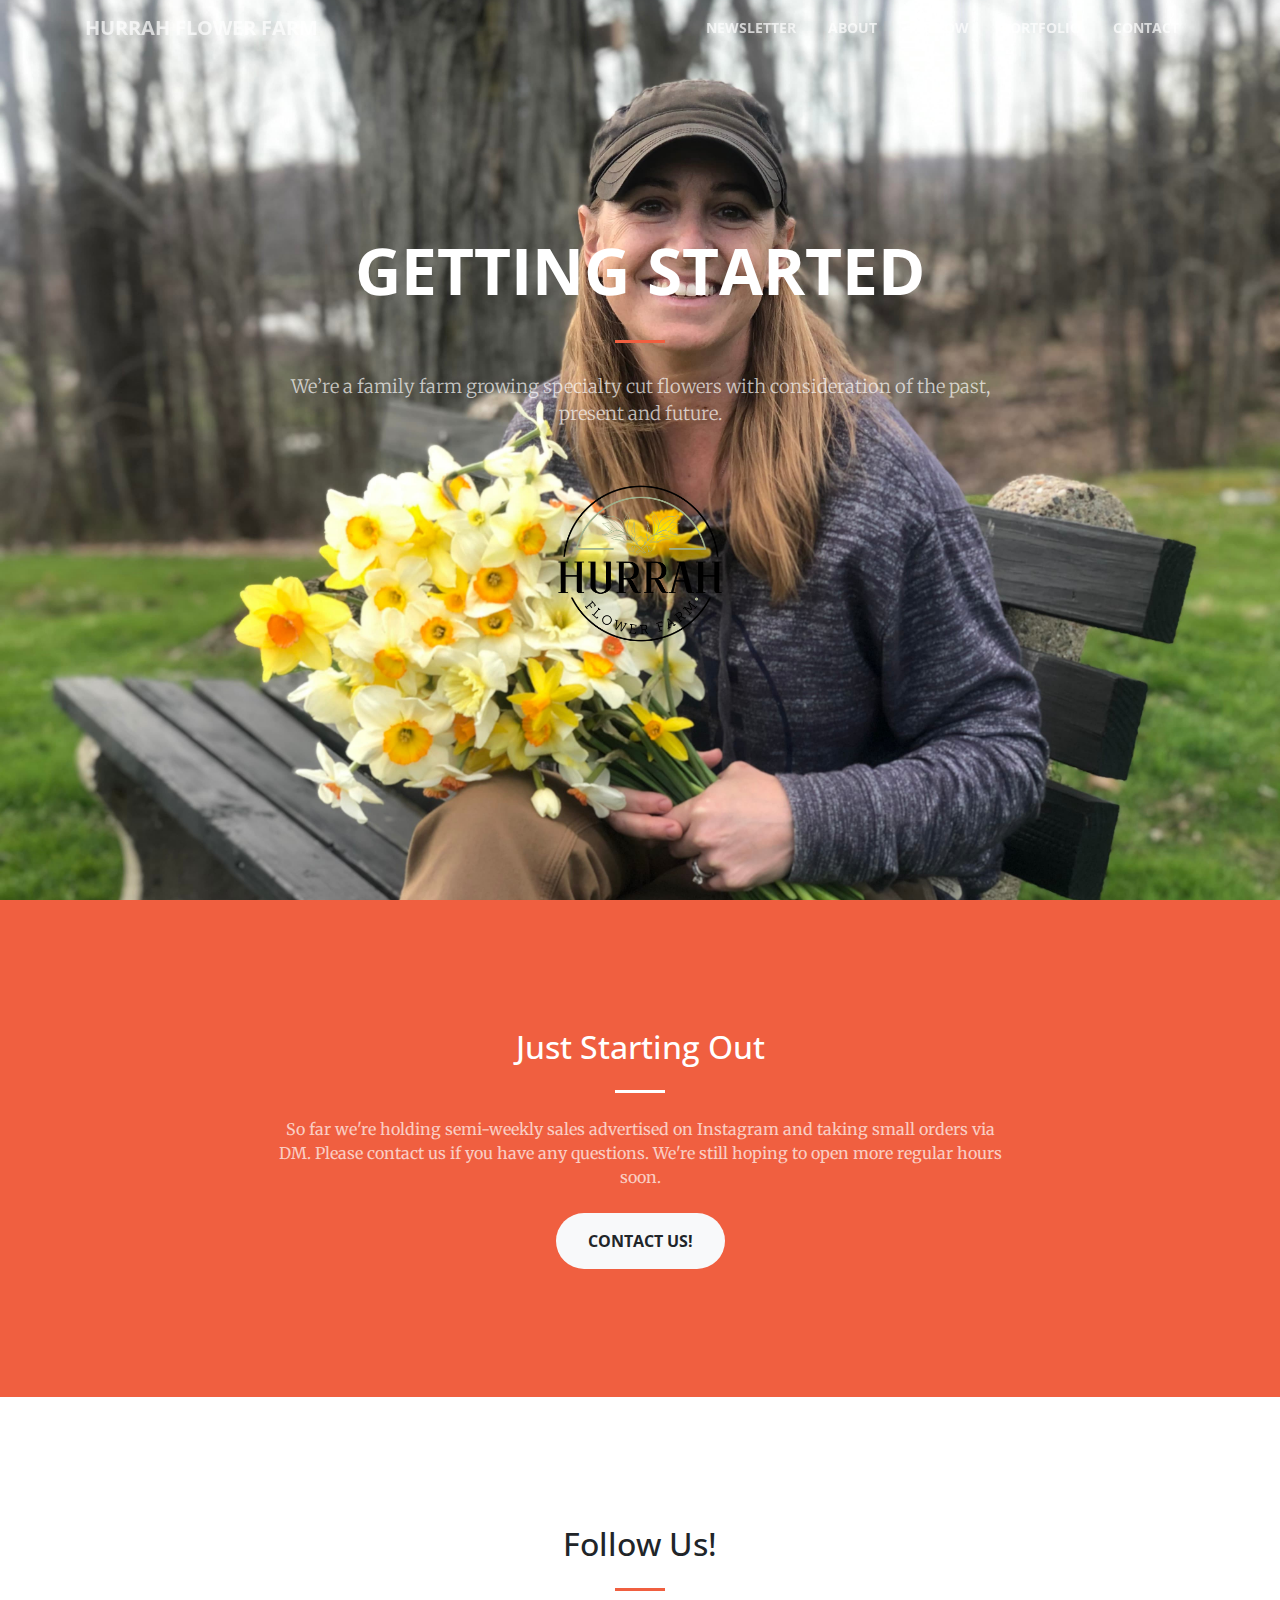
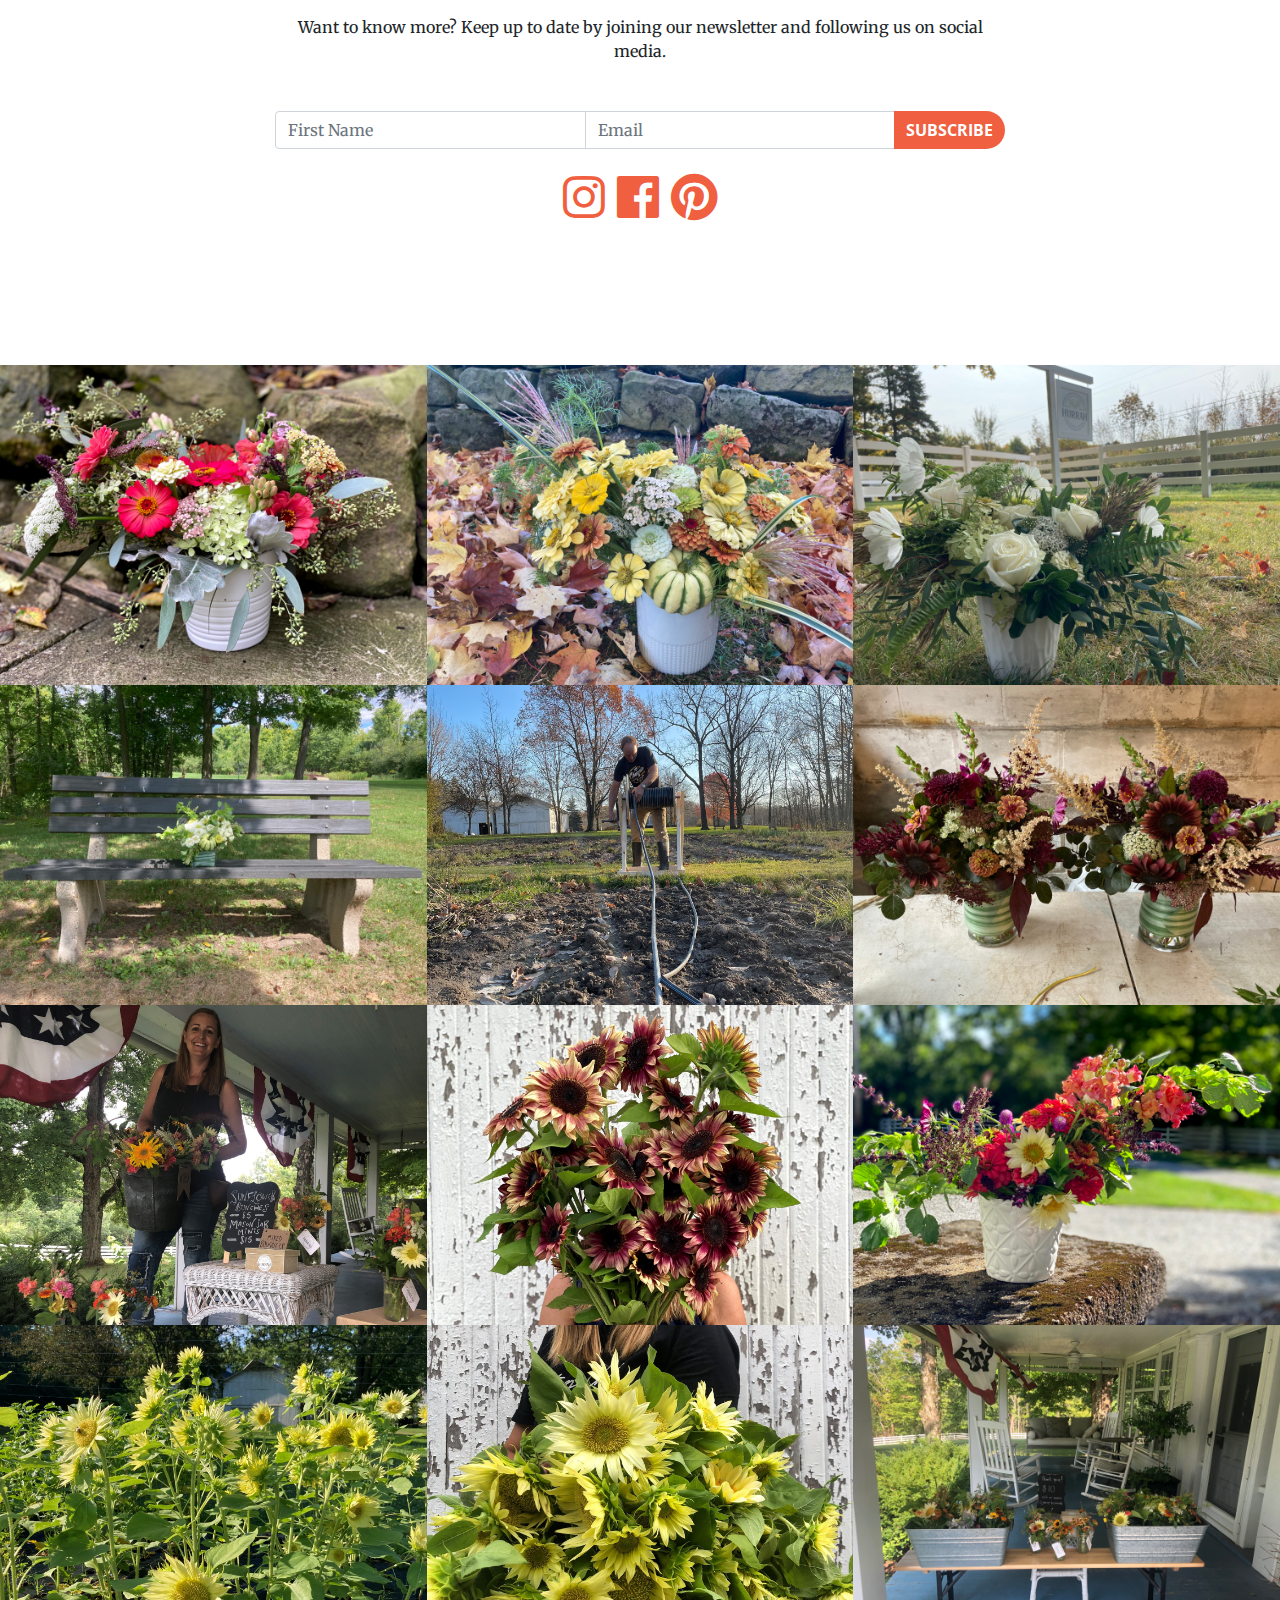
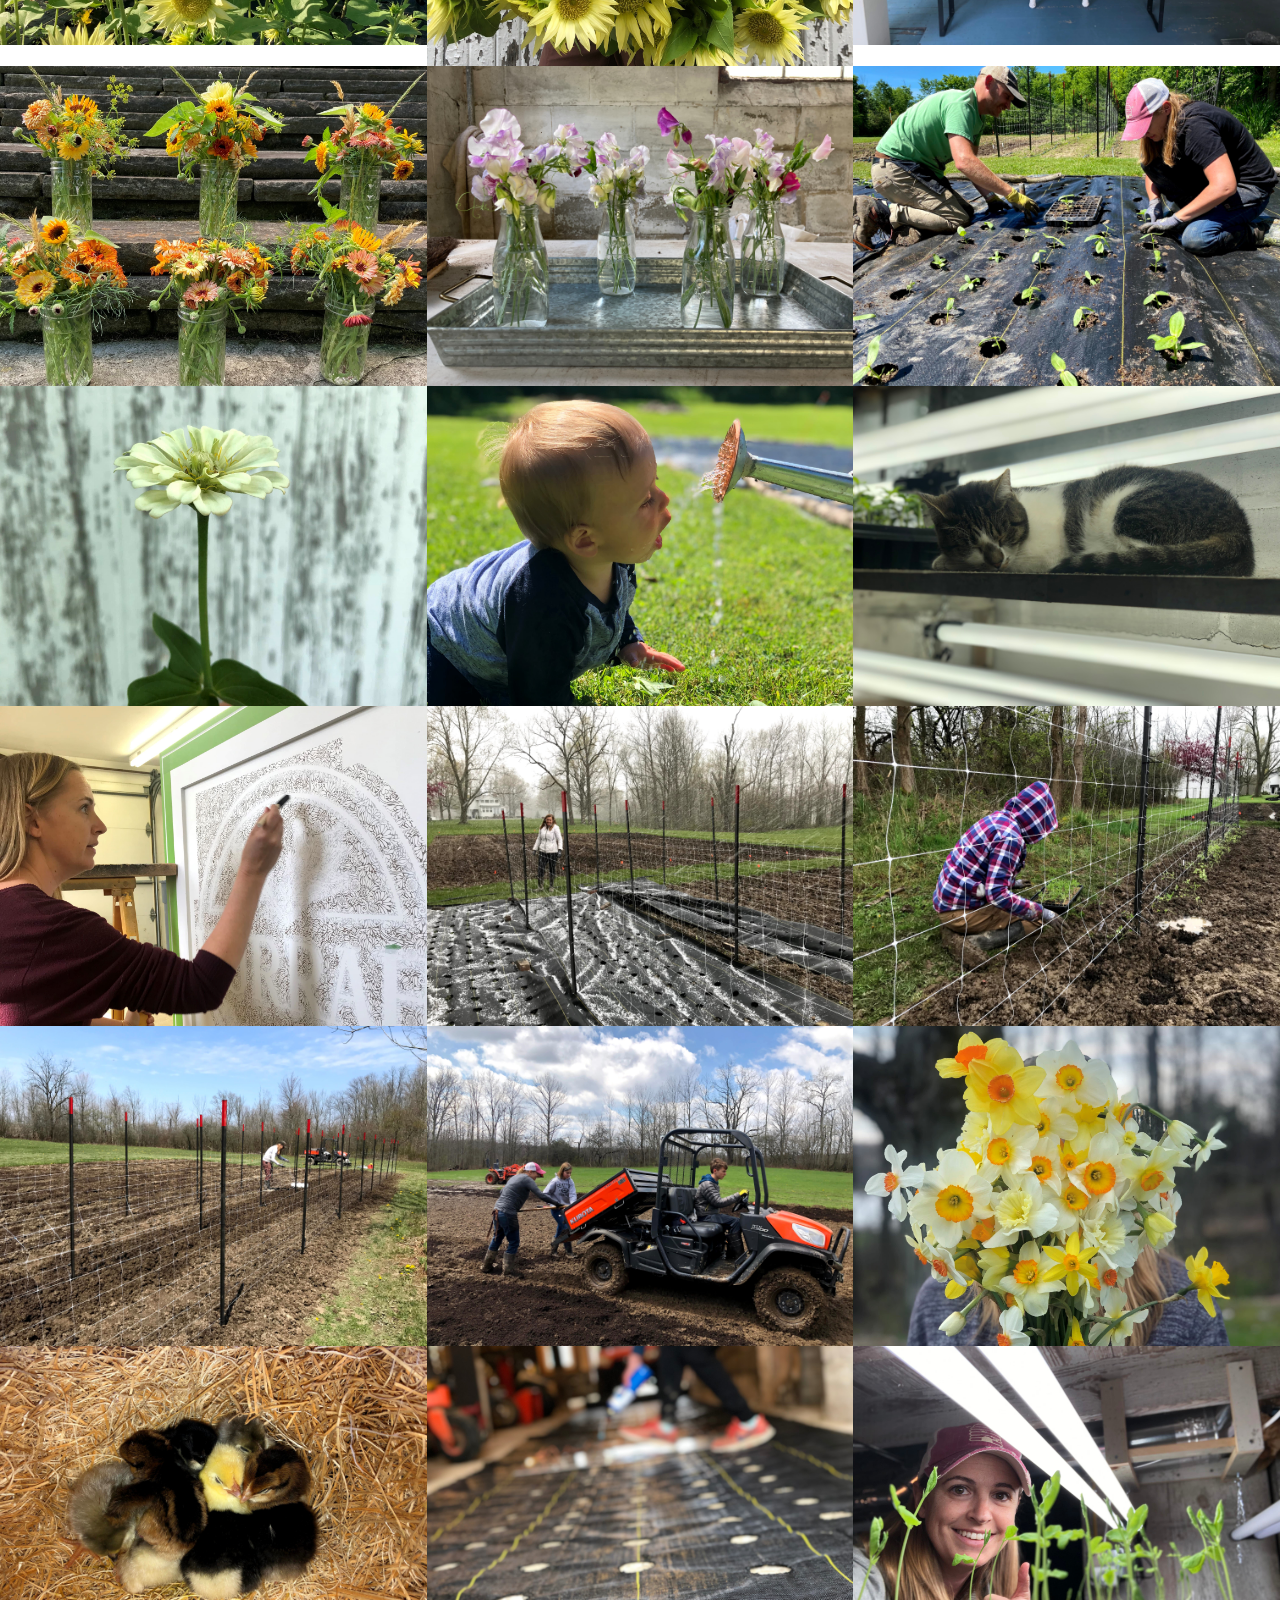
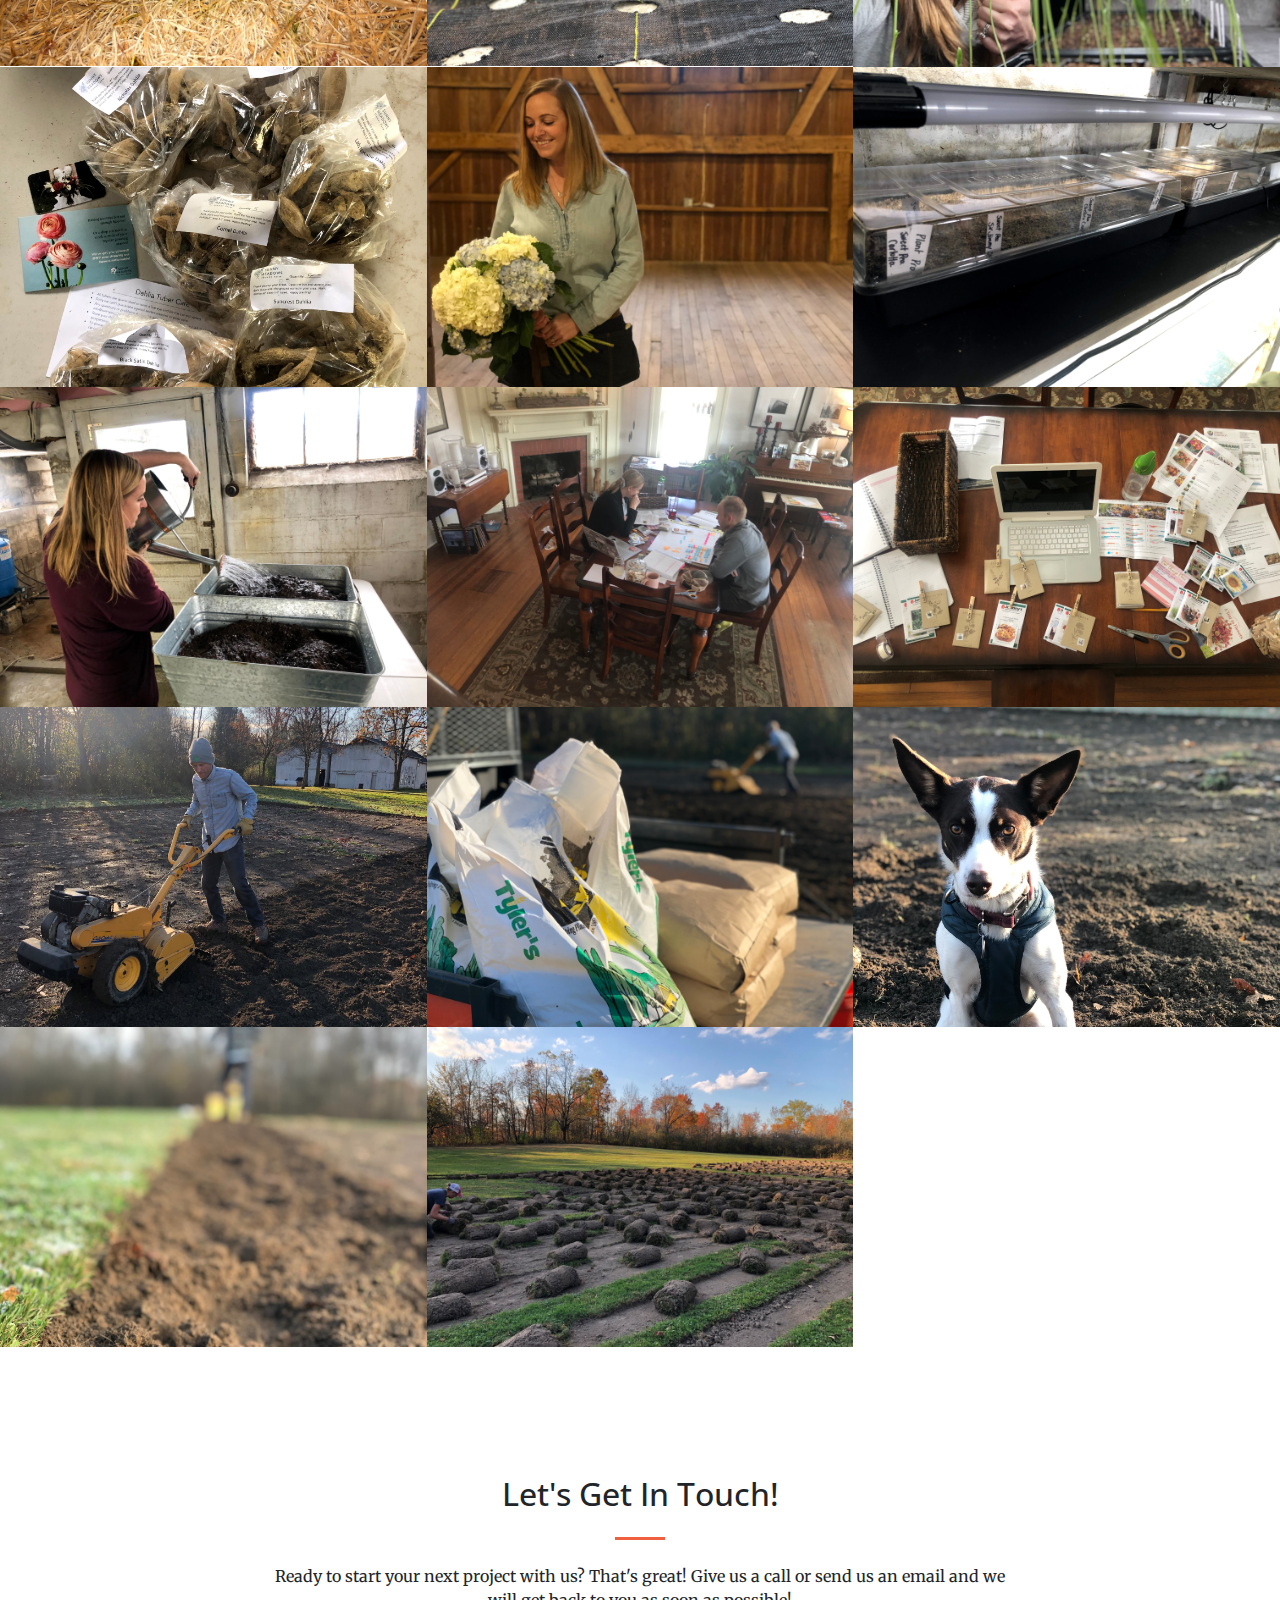
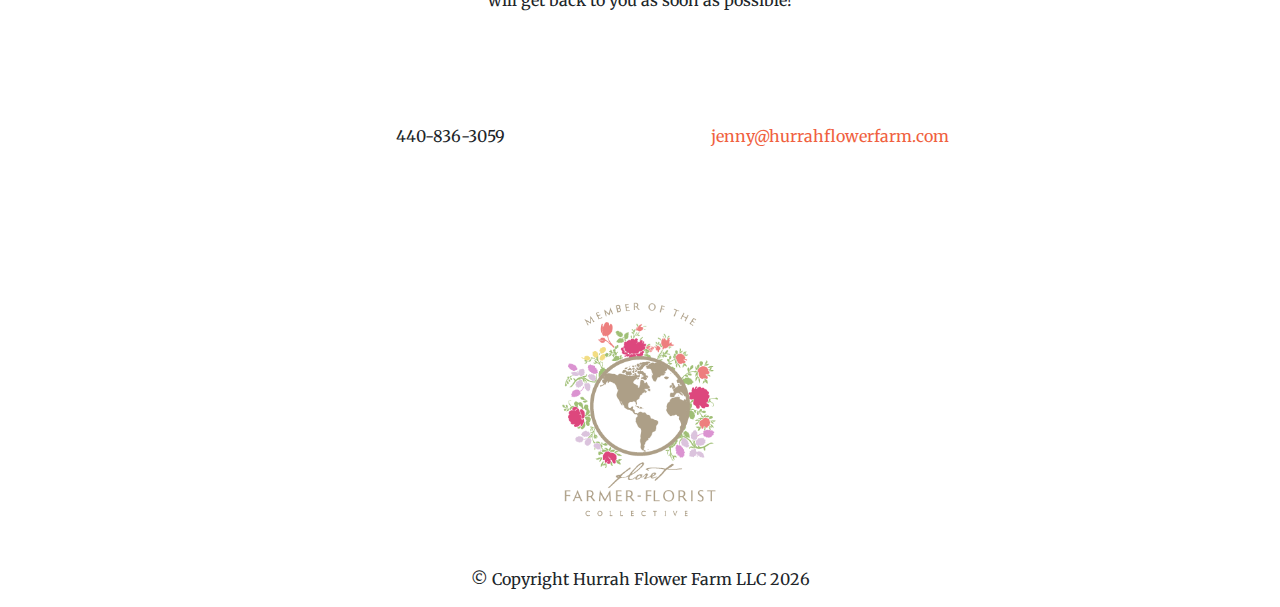
<file: index.html>
<!DOCTYPE html>
<html lang="en">

<head>

    <meta charset="utf-8">
    <meta name="viewport" content="width=device-width, initial-scale=1, shrink-to-fit=no">
    <meta name="description" content="A family farm growing flowers with consideration of the past, present and future.">
    <meta name="author" content="Mike Kerchenski">

    <title>Hurrah Flower Farm</title>

    <link rel="icon" href="/img/favicon/barn-16.png" sizes="16x16">
    <link rel="icon" href="/img/favicon/barn-24.png" sizes="24x24">
    <link rel="icon" href="/img/favicon/barn-32.png" sizes="32x32">
    <link rel="icon" href="/img/favicon/barn-48.png" sizes="48x48">
    <link rel="icon" href="/img/favicon/barn-57.png" sizes="57x57">
    <link rel="icon" href="/img/favicon/barn-64.png" sizes="64x64">
    <link rel="icon" href="/img/favicon/barn-114.png" sizes="114x114">
    <link rel="apple-touch-icon" href="/img/favicon/barn-120.png" sizes="120x120">
    <link rel="apple-touch-icon" href="/img/favicon/barn-152.png" sizes="152x152">
    <meta name="msapplication-TileColor" content="#FFFFFF">
    <meta name="msapplication-TileImage" content="/img/favicon/barn-144.png">

    <link href="/css/bootstrap.min.css" rel="stylesheet" type="text/css">
    <link href="/css/fontawesome-free-all.min.css" rel="stylesheet" type="text/css">
    <link href="/css/creative.css" rel="stylesheet" type="text/css">
    <link href="/css/magnific-popup.css" rel="stylesheet" type="text/css">
    <link href="https://fonts.googleapis.com/css?family=Open+Sans:300italic,400italic,600italic,700italic,800italic,400,300,600,700,800" rel="stylesheet" type="text/css">
    <link href="https://fonts.googleapis.com/css?family=Merriweather:400,300,300italic,400italic,700,700italic,900,900italic" rel="stylesheet" type="text/css">

</head>

<body id="page-top">

    <!-- navigation -->
    <nav class="navbar navbar-expand-lg navbar-light fixed-top" id="mainNav">
        <div class="container">
            <a class="navbar-brand js-scroll-trigger" href="/#page-top">Hurrah Flower Farm</a>
            <button class="navbar-toggler navbar-toggler-right" type="button" data-toggle="collapse" data-target="#navbarResponsive" aria-controls="navbarResponsive" aria-expanded="false" aria-label="Toggle navigation">
                <span class="navbar-toggler-icon"></span>
            </button>
            <div class="collapse navbar-collapse" id="navbarResponsive">
                <ul class="navbar-nav ml-auto">
                    <li class="nav-item">
                        <a class="nav-link js-scroll-trigger" href="/newsletter.html">Newsletter</a>
                    </li>
                    <li class="nav-item">
                        <a class="nav-link js-scroll-trigger" href="/#about">About</a>
                    </li>
                    <li class="nav-item">
                        <a class="nav-link js-scroll-trigger" href="/#follow">Follow</a>
                    </li>
                    <li class="nav-item">
                        <a class="nav-link js-scroll-trigger" href="/#portfolio">Portfolio</a>
                    </li>
                    <li class="nav-item">
                        <a class="nav-link js-scroll-trigger" href="/#contact">Contact</a>
                    </li>
                </ul>
            </div>
        </div>
    </nav>

    <header class="masthead text-center text-white d-flex">
        <div class="container my-auto">
            <div class="row">
                <div class="col-lg-10 mx-auto">
                    <h1 class="text-uppercase">
                        <strong>Getting Started</strong>
                    </h1>
                    <hr>
                </div>
                <div class="col-lg-8 mx-auto">
                    <p class="text-faded mb-5">We’re a family farm growing specialty cut flowers with consideration of the past, present and future.</p>
                    <a class="js-scroll-trigger" href="#follow"><img src="/img/logo.png" alt="Hurrah Flower Farm" height="175" class="mx-auto d-block mb-3" /></a>
                </div>
            </div>
        </div>
    </header>

    <section class="bg-primary" id="about">
        <div class="container">
            <div class="row">
                <div class="col-lg-8 mx-auto text-center">
                    <h2 class="section-heading text-white">Just Starting Out</h2>
                    <hr class="light my-4">
                    <p class="text-faded mb-4">So far we're holding semi-weekly sales advertised on Instagram and taking small orders via DM.  Please contact us if you have any questions.  We're still hoping to open more regular hours soon.</p>
                    <a class="btn btn-light btn-xl js-scroll-trigger" href="#contact">Contact Us!</a>
                </div>
            </div>
        </div>
    </section>

    <section id="follow">
        <div class="container">
            <div class="row">
                <div class="col-lg-8 mx-auto text-center">
                    <h2 class="section-heading">Follow Us!</h2>
                    <hr class="my-4">
                    <p class="mb-5">Want to know more?  Keep up to date by joining our newsletter and following us on social media.</p>
                </div>
            </div>
            <div class="row">
                <div class="col-lg-8 mx-auto text-center">
                    <form action="https://hurrahflowerfarm.us4.list-manage.com/subscribe/post?u=273a4ad0cd4d31459f57fcfae&amp;id=2fa0599057" method="post" target="mailchimp">
                        <div class="input-group mb-4">
                            <input type="input" name="FNAME" class="form-control" placeholder="First Name">
                            <input type="email" name="EMAIL" class="form-control" placeholder="Email" required>
                            <div class="input-group-append">
                                <button class="btn btn-primary" type="submit">Subscribe</button>
                            </div>
                        </div>
                    </form>
                </div>
            </div>
            <div class="row">
                <div class="col-lg-8 mx-auto text-center">
                    <a href="https://www.instagram.com/hurrahflowerfarm" target="_blank" class="p-1"><i class="fab fa-instagram fa-3x mb-3" title="Instagram"></i></a>
                    <a href="https://www.facebook.com/hurrahflowerfarm" target="_blank" class="p-1"><i class="fab fa-facebook fa-3x mb-3" title="Facebook"></i></a>
                    <a href="https://www.pinterest.com/hurrahflowerfarm" target="_blank" class="p-1"><i class="fab fa-pinterest fa-3x mb-3" title="Pinterest"></i></a>
                </div>
            </div>
        </div>
    </section>

    <section class="p-0" id="portfolio">
        <div class="container-fluid p-0">
            <div class="row no-gutters">
            </div>
          </div>
    </section>

    <section id="contact">
        <div class="container">
            <div class="row">
                <div class="col-lg-8 mx-auto text-center">
                    <h2 class="section-heading">Let's Get In Touch!</h2>
                    <hr class="my-4">
                    <p class="mb-5">Ready to start your next project with us? That's great! Give us a call or send us an email and we will get back to you as soon as possible!</p>
                </div>
            </div>
            <div class="row">
                <div class="col-lg-4 ml-auto text-center">
                    <i class="fas fa-phone fa-3x mb-3 sr-contact-1"></i>
                    <p>440-836-3059</p>
                </div>
                <div class="col-lg-4 mr-auto text-center">
                    <i class="fas fa-envelope fa-3x mb-3 sr-contact-2"></i>
                    <p>
                        <a href="mailto:jenny@hurrahflowerfarm.com">jenny@hurrahflowerfarm.com</a>
                    </p>
                </div>
            </div>
        </div>
    </section>

    <footer class="page-footer font-small">
        <div class="col-lg-10 mx-auto"><img src="/img/floret-collective.png" alt="Member of the Floret Farmer-Florist Collective" class="mx-auto d-block mb-3" /></div>
        <div class="footer-copyright text-center py-3">&copy; Copyright Hurrah Flower Farm LLC <span class="current-year">HERE</span></div>
    </footer>

    <script src="/js/jquery.min.js"></script>
    <script src="/js/bootstrap.bundle.min.js"></script>
    <script src="/js/jquery-easing.min.js"></script>
    <script src="/js/scroll-reveal.min.js"></script>
    <script src="/js/jquery-magnific-popup.min.js"></script>
    <script src="/js/creative.min.js"></script>

    <script>
        $(document).ready(function() {
            $.getJSON("/portfolio.json", function( data ) {
                var parent = $("#portfolio > div > div");
                $.each( data.reverse(), function( key, val ) {
                    console.log(key, val);
                    if (val.enabled) {
                        parent.append(`<div class="col-lg-4 col-sm-6">
                            <a class="portfolio-box" href="/img/portfolio/${val.src}">
                                <img class="img-fluid" src="/img/portfolio/${val.src}" alt="${val.headline}">
                                <div class="portfolio-box-caption">
                                    <div class="project-category text-white-50">${val.headline}</div>
                                    <div class="project-name">${val.caption}</div>
                                </div>
                            </a>
                        </div>`);
                    }
                });
                $('.portfolio-box').magnificPopup({ type: 'image' });
            });

            $(".current-year").text((new Date()).getFullYear());
        });
    </script>
</body>

</html>
</file>
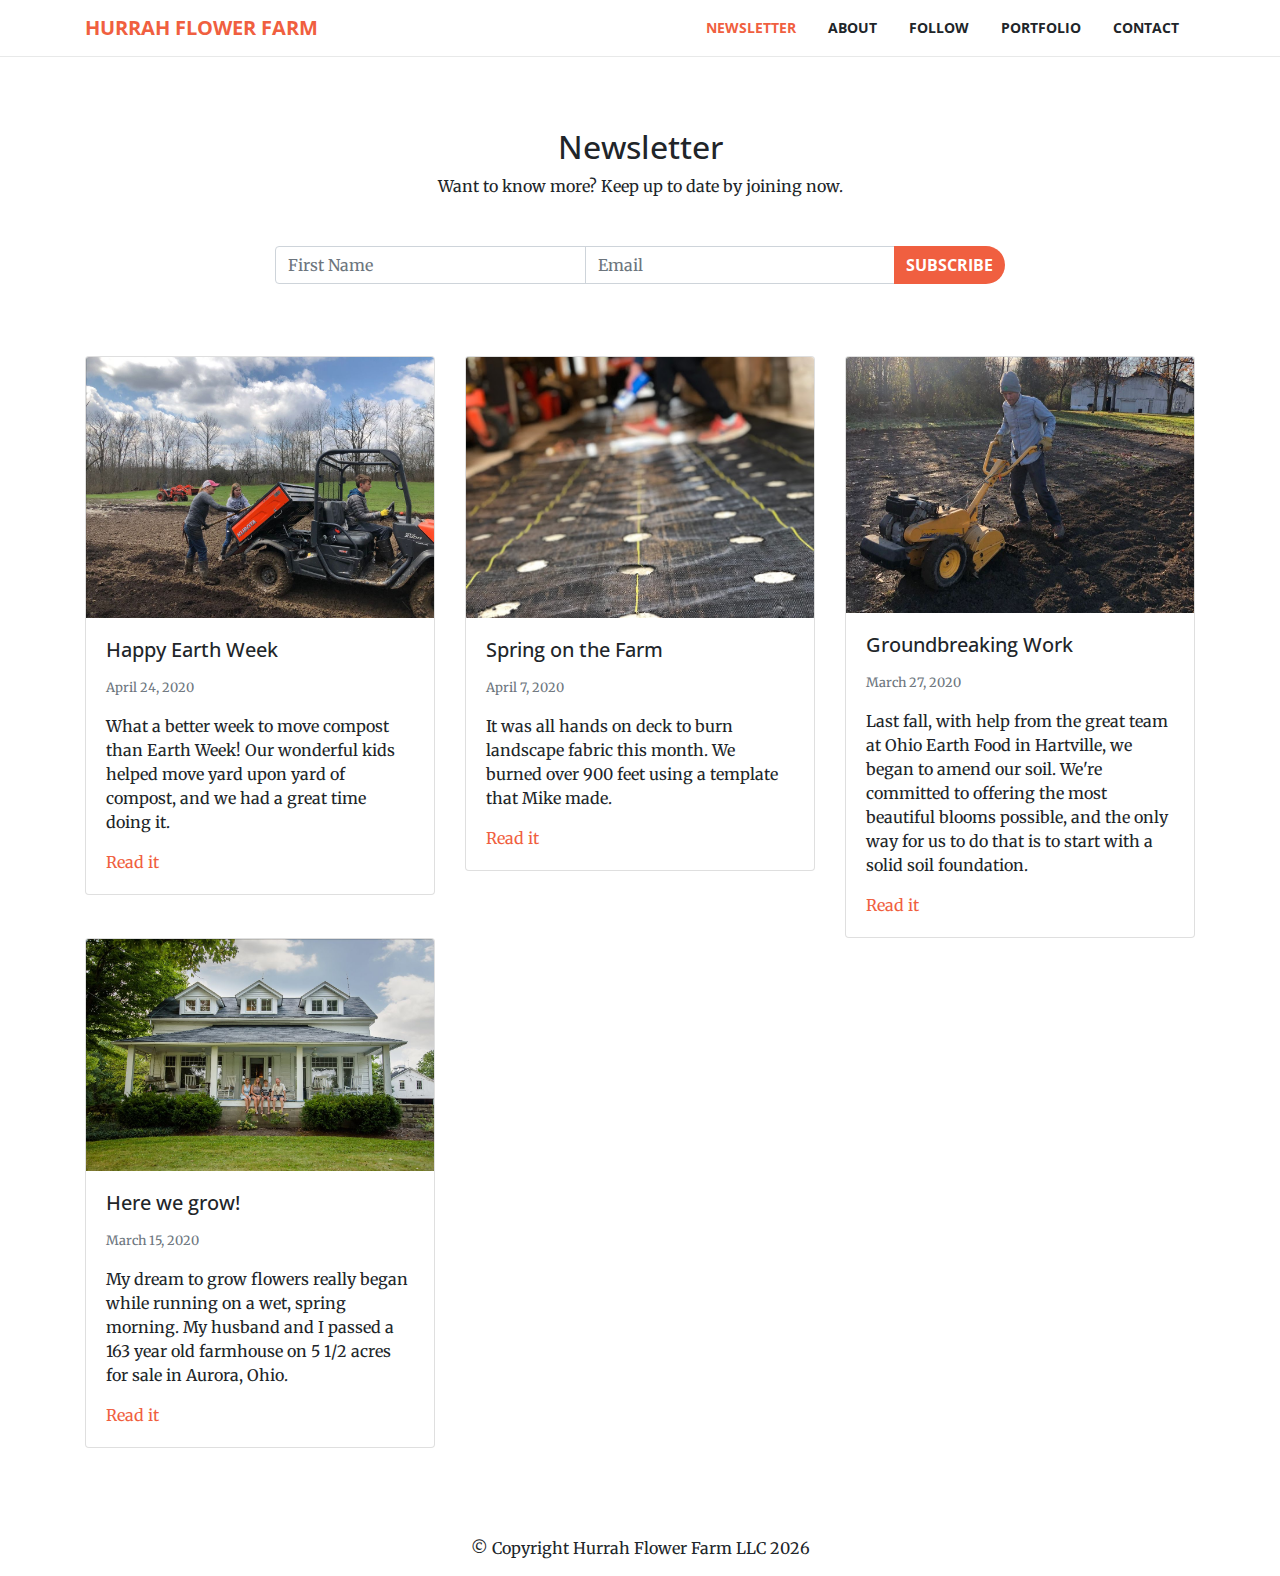
<file: newsletter.html>
<!DOCTYPE html>
<html lang="en">

<head>

    <meta charset="utf-8">
    <meta name="viewport" content="width=device-width, initial-scale=1, shrink-to-fit=no">
    <meta name="description" content="A family farm growing flowers with consideration of the past, present and future.">
    <meta name="author" content="Mike Kerchenski">

    <title>Newsletter @ Hurrah Flower Farm</title>

    <link rel="icon" href="/img/favicon/barn-16.png" sizes="16x16">
    <link rel="icon" href="/img/favicon/barn-24.png" sizes="24x24">
    <link rel="icon" href="/img/favicon/barn-32.png" sizes="32x32">
    <link rel="icon" href="/img/favicon/barn-48.png" sizes="48x48">
    <link rel="icon" href="/img/favicon/barn-57.png" sizes="57x57">
    <link rel="icon" href="/img/favicon/barn-64.png" sizes="64x64">
    <link rel="icon" href="/img/favicon/barn-114.png" sizes="114x114">
    <link rel="apple-touch-icon" href="/img/favicon/barn-120.png" sizes="120x120">
    <link rel="apple-touch-icon" href="/img/favicon/barn-152.png" sizes="152x152">
    <meta name="msapplication-TileColor" content="#FFFFFF">
    <meta name="msapplication-TileImage" content="/img/favicon/barn-144.png">

    <link href="/css/bootstrap.min.css" rel="stylesheet" type="text/css">
    <link href="/css/fontawesome-free-all.min.css" rel="stylesheet" type="text/css">
    <link href="/css/newsletter.css" rel="stylesheet" type="text/css">
    <link href="https://fonts.googleapis.com/css?family=Open+Sans:300italic,400italic,600italic,700italic,800italic,400,300,600,700,800" rel="stylesheet" type="text/css">
    <link href="https://fonts.googleapis.com/css?family=Merriweather:400,300,300italic,400italic,700,700italic,900,900italic" rel="stylesheet" type="text/css">

</head>

<body id="page-top">

    <!-- navigation -->
    <nav class="navbar navbar-expand-lg navbar-light fixed-top navbar-shrink" id="mainNav">
        <div class="container">
            <a class="navbar-brand" href="/#page-top">Hurrah Flower Farm</a>
            <button class="navbar-toggler navbar-toggler-right" type="button" data-toggle="collapse" data-target="#navbarResponsive" aria-controls="navbarResponsive" aria-expanded="false" aria-label="Toggle navigation">
                <span class="navbar-toggler-icon"></span>
            </button>
            <div class="collapse navbar-collapse" id="navbarResponsive">
                <ul class="navbar-nav ml-auto">
                    <li class="nav-item">
                        <a class="nav-link active" href="/newsletter.html">Newsletter</a>
                    </li>
                    <li class="nav-item">
                        <a class="nav-link" href="/#about">About</a>
                    </li>
                    <li class="nav-item">
                        <a class="nav-link" href="/#follow">Follow</a>
                    </li>
                    <li class="nav-item">
                        <a class="nav-link" href="/#portfolio">Portfolio</a>
                    </li>
                    <li class="nav-item">
                        <a class="nav-link" href="/#contact">Contact</a>
                    </li>
                </ul>
            </div>
        </div>
    </nav>

    <section id="subscribe" class="pb-4">
        <div class="container">
            <div class="row">
                <div class="col-lg-8 mx-auto text-center">
                    <h2 class="section-heading">Newsletter</h2>
                    <p class="mb-5">Want to know more?  Keep up to date by joining now.</p>
                    <form action="https://hurrahflowerfarm.us4.list-manage.com/subscribe/post?u=273a4ad0cd4d31459f57fcfae&amp;id=2fa0599057" method="post" target="mailchimp">
                        <div class="input-group mb-4">
                            <input type="input" name="FNAME" class="form-control" placeholder="First Name">
                            <input type="email" name="EMAIL" class="form-control" placeholder="Email" required>
                            <div class="input-group-append">
                                <button class="btn btn-primary" type="submit">Subscribe</button>
                            </div>
                        </div>
                    </form>
                </div>
            </div>
    </section>

    <section id="archives" class="py-4">
        <div class="container">
            <div class="row">
            </div>
        </div>
    </section>

    <footer class="page-footer font-small pt-5">
        <div class="footer-copyright text-center py-3">&copy; Copyright Hurrah Flower Farm LLC <span class="current-year">HERE</span></div>
    </footer>

    <script src="/js/jquery.min.js"></script>
    <script src="/js/bootstrap.bundle.min.js"></script>

    <script>
        $(document).ready(function() {
            $.getJSON("/newsletter.json", function( data ) {
                var parent = $("#archives > div > div");
                $.each( data.reverse(), function( key, val ) {
                    console.log(key, val);
                    if (val.enabled) {
                        parent.append(`<div class="col-sm-4">
                            <div class="card">
                                <img class="card-img-top" src="/img/newsletter/${val.src}" alt="${val.headline}">
                                <div class="card-body">
                                    <h5 class="card-title">${val.headline}</h5>
                                    <p class="card-text"><small class="text-muted">${val.date}</small></p>
                                    <p class="card-text">${val.caption}</p>
                                    <a href="${val.url}" target="mailchimp" class="card-link">Read it</a>
                                </div>
                            </div>
                        </div>`);
                    }
                });
            });

            $(".current-year").text((new Date()).getFullYear());
        });
    </script>

</body>

</html>
</file>
<file: css/creative.css>
/*!
 * Start Bootstrap - Creative v5.0.1 (https://startbootstrap.com/template-overviews/creative)
 * Copyright 2013-2018 Start Bootstrap
 * Licensed under MIT (https://github.com/BlackrockDigital/startbootstrap-creative/blob/master/LICENSE)
 */

body,
html {
  width: 100%;
  height: 100%;
}

body {
  font-family: 'Merriweather', 'Helvetica Neue', Arial, sans-serif;
}

hr {
  max-width: 50px;
  border-width: 3px;
  border-color: #F05F40;
}

hr.light {
  border-color: #fff;
}

a {
  color: #F05F40;
  -webkit-transition: all 0.2s;
  transition: all 0.2s;
}

a:hover {
  color: #f05f40;
}

h1,
h2,
h3,
h4,
h5,
h6 {
  font-family: 'Open Sans', 'Helvetica Neue', Arial, sans-serif;
}

.bg-primary {
  background-color: #F05F40 !important;
}

.bg-dark {
  background-color: #212529 !important;
}

.text-faded {
  color: rgba(255, 255, 255, 0.7);
}

section {
  padding: 8rem 0;
}

.section-heading {
  margin-top: 0;
}

::-moz-selection {
  color: #fff;
  background: #212529;
  text-shadow: none;
}

::selection {
  color: #fff;
  background: #212529;
  text-shadow: none;
}

img::-moz-selection {
  color: #fff;
  background: transparent;
}

img::selection {
  color: #fff;
  background: transparent;
}

img::-moz-selection {
  color: #fff;
  background: transparent;
}

#mainNav {
  border-bottom: 1px solid rgba(33, 37, 41, 0.1);
  background-color: #fff;
  font-family: 'Open Sans', 'Helvetica Neue', Arial, sans-serif;
  -webkit-transition: all 0.2s;
  transition: all 0.2s;
}

#mainNav .navbar-brand {
  font-weight: 700;
  text-transform: uppercase;
  color: #F05F40;
  font-family: 'Open Sans', 'Helvetica Neue', Arial, sans-serif;
}

#mainNav .navbar-brand:focus, #mainNav .navbar-brand:hover {
  color: #f05f40;
}

#mainNav .navbar-nav > li.nav-item > a.nav-link,
#mainNav .navbar-nav > li.nav-item > a.nav-link:focus {
  font-size: .9rem;
  font-weight: 700;
  text-transform: uppercase;
  color: #212529;
}

#mainNav .navbar-nav > li.nav-item > a.nav-link:hover,
#mainNav .navbar-nav > li.nav-item > a.nav-link:focus:hover {
  color: #F05F40;
}

#mainNav .navbar-nav > li.nav-item > a.nav-link.active,
#mainNav .navbar-nav > li.nav-item > a.nav-link:focus.active {
  color: #F05F40 !important;
  background-color: transparent;
}

#mainNav .navbar-nav > li.nav-item > a.nav-link.active:hover,
#mainNav .navbar-nav > li.nav-item > a.nav-link:focus.active:hover {
  background-color: transparent;
}

@media (min-width: 992px) {
  #mainNav {
    border-color: transparent;
    background-color: transparent;
  }
  #mainNav .navbar-brand {
    color: rgba(255, 255, 255, 0.7);
  }
  #mainNav .navbar-brand:focus, #mainNav .navbar-brand:hover {
    color: #fff;
  }
  #mainNav .navbar-nav > li.nav-item > a.nav-link {
    padding: 0.5rem 1rem;
  }
  #mainNav .navbar-nav > li.nav-item > a.nav-link,
  #mainNav .navbar-nav > li.nav-item > a.nav-link:focus {
    color: rgba(255, 255, 255, 0.7);
  }
  #mainNav .navbar-nav > li.nav-item > a.nav-link:hover,
  #mainNav .navbar-nav > li.nav-item > a.nav-link:focus:hover {
    color: #fff;
  }
  #mainNav.navbar-shrink {
    border-bottom: 1px solid rgba(33, 37, 41, 0.1);
    background-color: #fff;
  }
  #mainNav.navbar-shrink .navbar-brand {
    color: #F05F40;
  }
  #mainNav.navbar-shrink .navbar-brand:focus, #mainNav.navbar-shrink .navbar-brand:hover {
    color: #f05f40;
  }
  #mainNav.navbar-shrink .navbar-nav > li.nav-item > a.nav-link,
  #mainNav.navbar-shrink .navbar-nav > li.nav-item > a.nav-link:focus {
    color: #212529;
  }
  #mainNav.navbar-shrink .navbar-nav > li.nav-item > a.nav-link:hover,
  #mainNav.navbar-shrink .navbar-nav > li.nav-item > a.nav-link:focus:hover {
    color: #F05F40;
  }
}

header.masthead {
  padding-top: 10rem;
  padding-bottom: calc(10rem - 56px);
  background-image: url("../img/background.jpg");
  background-position: center center;
  background-size: cover;
}

header.masthead hr {
  margin-top: 30px;
  margin-bottom: 30px;
}

header.masthead h1 {
  font-size: 2rem;
}

header.masthead p {
  font-weight: 300;
}

@media (min-width: 768px) {
  header.masthead p {
    font-size: 1.15rem;
  }
}

@media (min-width: 992px) {
  header.masthead {
    height: 100vh;
    min-height: 650px;
    padding-top: 0;
    padding-bottom: 0;
  }
  header.masthead h1 {
    font-size: 3rem;
  }
}

@media (min-width: 1200px) {
  header.masthead h1 {
    font-size: 4rem;
  }
}

.service-box {
  max-width: 400px;
}

#portfolio .container-fluid {
    max-width: 1920px;
}

#portfolio .container-fluid .portfolio-box {
    position: relative;
    display: block;
}

#portfolio .container-fluid .portfolio-box .portfolio-box-caption {
    display: flex;
    align-items: center;
    justify-content: center;
    flex-direction: column;
    width: 100%;
    height: 100%;
    position: absolute;
    bottom: 0;
    text-align: center;
    opacity: 0;
    color: #fff;
    background: rgba(244, 98, 58, 0.9);
    transition: opacity 0.25s ease;
    text-align: center;
}

#portfolio .container-fluid .portfolio-box .portfolio-box-caption .project-category {
    font-family: "Merriweather Sans", -apple-system, BlinkMacSystemFont, "Segoe UI", Roboto, "Helvetica Neue", Arial, "Noto Sans", sans-serif, "Apple Color Emoji", "Segoe UI Emoji", "Segoe UI Symbol", "Noto Color Emoji";
    font-size: 0.85rem;
    font-weight: 600;
    text-transform: uppercase;
}

#portfolio .container-fluid .portfolio-box .portfolio-box-caption .project-name {
    font-size: 1.2rem;
}

#portfolio .container-fluid .portfolio-box:hover .portfolio-box-caption {
    opacity: 1;
}

@media (min-width: 768px) {
  .portfolio-box .portfolio-box-caption .portfolio-box-caption-content .project-category {
    font-size: 16px;
  }
  .portfolio-box .portfolio-box-caption .portfolio-box-caption-content .project-name {
    font-size: 22px;
  }
}

.text-primary {
  color: #F05F40 !important;
}

.btn {
  font-weight: 700;
  text-transform: uppercase;
  border: none;
  border-radius: 300px;
  font-family: 'Open Sans', 'Helvetica Neue', Arial, sans-serif;
}

.btn-xl {
  padding: 1rem 2rem;
}

.btn-primary {
  background-color: #F05F40;
  border-color: #F05F40;
}

.btn-primary:hover, .btn-primary:focus, .btn-primary:active {
  color: #fff;
  background-color: #ee4b28 !important;
}

.btn-primary:active, .btn-primary:focus {
  -webkit-box-shadow: 0 0 0 0.2rem rgba(240, 95, 64, 0.5) !important;
  box-shadow: 0 0 0 0.2rem rgba(240, 95, 64, 0.5) !important;
}
</file>
<file: css/newsletter.css>
/*!
 * Start Bootstrap - Creative v5.0.1 (https://startbootstrap.com/template-overviews/creative)
 * Copyright 2013-2018 Start Bootstrap
 * Licensed under MIT (https://github.com/BlackrockDigital/startbootstrap-creative/blob/master/LICENSE)
 */

body,
html {
  width: 100%;
  height: 100%;
}

body {
  font-family: 'Merriweather', 'Helvetica Neue', Arial, sans-serif;
}

hr {
  max-width: 50px;
  border-width: 3px;
  border-color: #F05F40;
}

hr.light {
  border-color: #fff;
}

a {
  color: #F05F40;
  -webkit-transition: all 0.2s;
  transition: all 0.2s;
}

a:hover {
  color: #f05f40;
}

h1,
h2,
h3,
h4,
h5,
h6 {
  font-family: 'Open Sans', 'Helvetica Neue', Arial, sans-serif;
}

.bg-primary {
  background-color: #F05F40 !important;
}

.bg-dark {
  background-color: #212529 !important;
}

.text-faded {
  color: rgba(255, 255, 255, 0.7);
}

section {
  padding: 8rem 0;
}

.section-heading {
  margin-top: 0;
}

::-moz-selection {
  color: #fff;
  background: #212529;
  text-shadow: none;
}

::selection {
  color: #fff;
  background: #212529;
  text-shadow: none;
}

img::-moz-selection {
  color: #fff;
  background: transparent;
}

img::selection {
  color: #fff;
  background: transparent;
}

img::-moz-selection {
  color: #fff;
  background: transparent;
}

#mainNav {
  border-bottom: 1px solid rgba(33, 37, 41, 0.1);
  background-color: #fff;
  font-family: 'Open Sans', 'Helvetica Neue', Arial, sans-serif;
  -webkit-transition: all 0.2s;
  transition: all 0.2s;
}

#mainNav .navbar-brand {
  font-weight: 700;
  text-transform: uppercase;
  color: #F05F40;
  font-family: 'Open Sans', 'Helvetica Neue', Arial, sans-serif;
}

#mainNav .navbar-brand:focus, #mainNav .navbar-brand:hover {
  color: #f05f40;
}

#mainNav .navbar-nav > li.nav-item > a.nav-link,
#mainNav .navbar-nav > li.nav-item > a.nav-link:focus {
  font-size: .9rem;
  font-weight: 700;
  text-transform: uppercase;
  color: #212529;
}

#mainNav .navbar-nav > li.nav-item > a.nav-link:hover,
#mainNav .navbar-nav > li.nav-item > a.nav-link:focus:hover {
  color: #F05F40;
}

#mainNav .navbar-nav > li.nav-item > a.nav-link.active,
#mainNav .navbar-nav > li.nav-item > a.nav-link:focus.active {
  color: #F05F40 !important;
  background-color: transparent;
}

#mainNav .navbar-nav > li.nav-item > a.nav-link.active:hover,
#mainNav .navbar-nav > li.nav-item > a.nav-link:focus.active:hover {
  background-color: transparent;
}

@media (min-width: 992px) {
  #mainNav {
    border-color: transparent;
    background-color: transparent;
  }
  #mainNav .navbar-brand {
    color: rgba(255, 255, 255, 0.7);
  }
  #mainNav .navbar-brand:focus, #mainNav .navbar-brand:hover {
    color: #fff;
  }
  #mainNav .navbar-nav > li.nav-item > a.nav-link {
    padding: 0.5rem 1rem;
  }
  #mainNav .navbar-nav > li.nav-item > a.nav-link,
  #mainNav .navbar-nav > li.nav-item > a.nav-link:focus {
    color: rgba(255, 255, 255, 0.7);
  }
  #mainNav .navbar-nav > li.nav-item > a.nav-link:hover,
  #mainNav .navbar-nav > li.nav-item > a.nav-link:focus:hover {
    color: #fff;
  }
  #mainNav.navbar-shrink {
    border-bottom: 1px solid rgba(33, 37, 41, 0.1);
    background-color: #fff;
  }
  #mainNav.navbar-shrink .navbar-brand {
    color: #F05F40;
  }
  #mainNav.navbar-shrink .navbar-brand:focus, #mainNav.navbar-shrink .navbar-brand:hover {
    color: #f05f40;
  }
  #mainNav.navbar-shrink .navbar-nav > li.nav-item > a.nav-link,
  #mainNav.navbar-shrink .navbar-nav > li.nav-item > a.nav-link:focus {
    color: #212529;
  }
  #mainNav.navbar-shrink .navbar-nav > li.nav-item > a.nav-link:hover,
  #mainNav.navbar-shrink .navbar-nav > li.nav-item > a.nav-link:focus:hover {
    color: #F05F40;
  }
}

.service-box {
  max-width: 400px;
}

.text-primary {
  color: #F05F40 !important;
}

.btn {
  font-weight: 700;
  text-transform: uppercase;
  border: none;
  border-radius: 300px;
  font-family: 'Open Sans', 'Helvetica Neue', Arial, sans-serif;
}

.btn-xl {
  padding: 1rem 2rem;
}

.btn-primary {
  background-color: #F05F40;
  border-color: #F05F40;
}

.btn-primary:hover, .btn-primary:focus, .btn-primary:active {
  color: #fff;
  background-color: #ee4b28 !important;
}

.btn-primary:active, .btn-primary:focus {
  -webkit-box-shadow: 0 0 0 0.2rem rgba(240, 95, 64, 0.5) !important;
  box-shadow: 0 0 0 0.2rem rgba(240, 95, 64, 0.5) !important;
}
</file>
